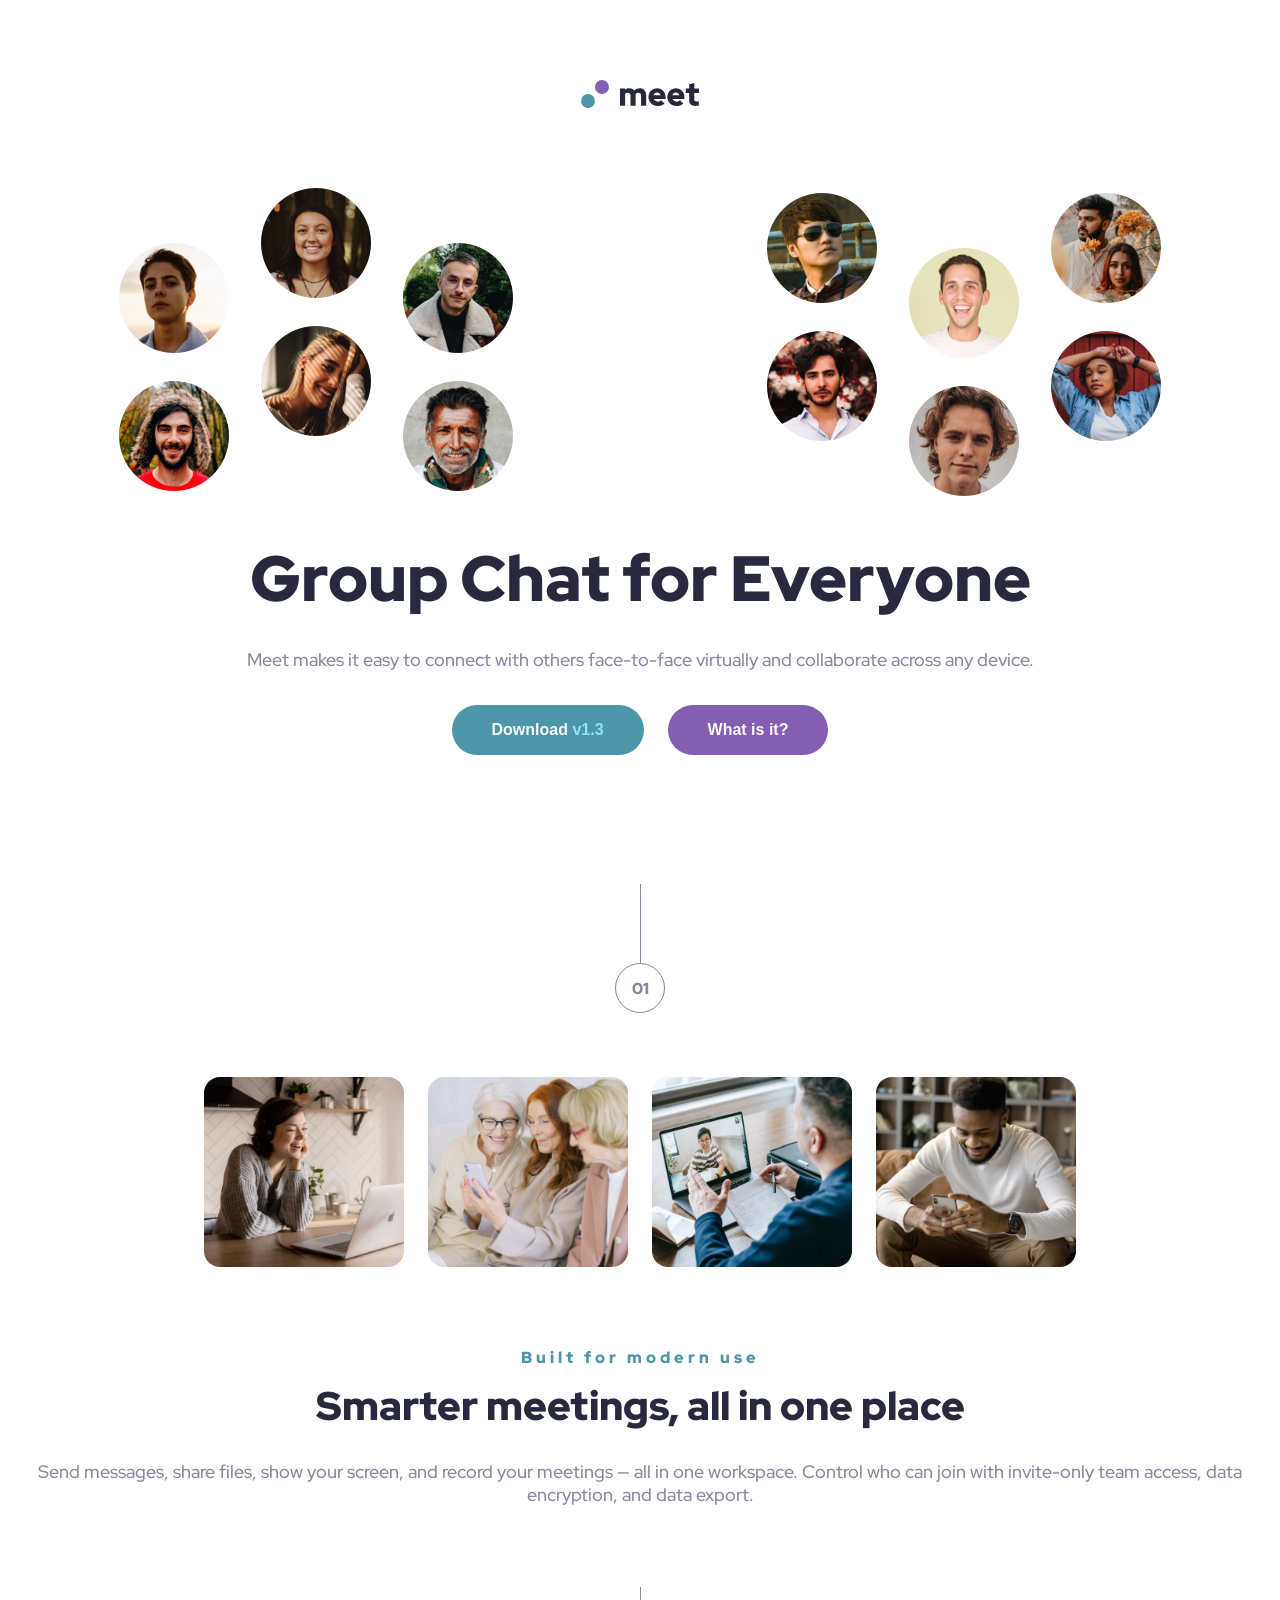
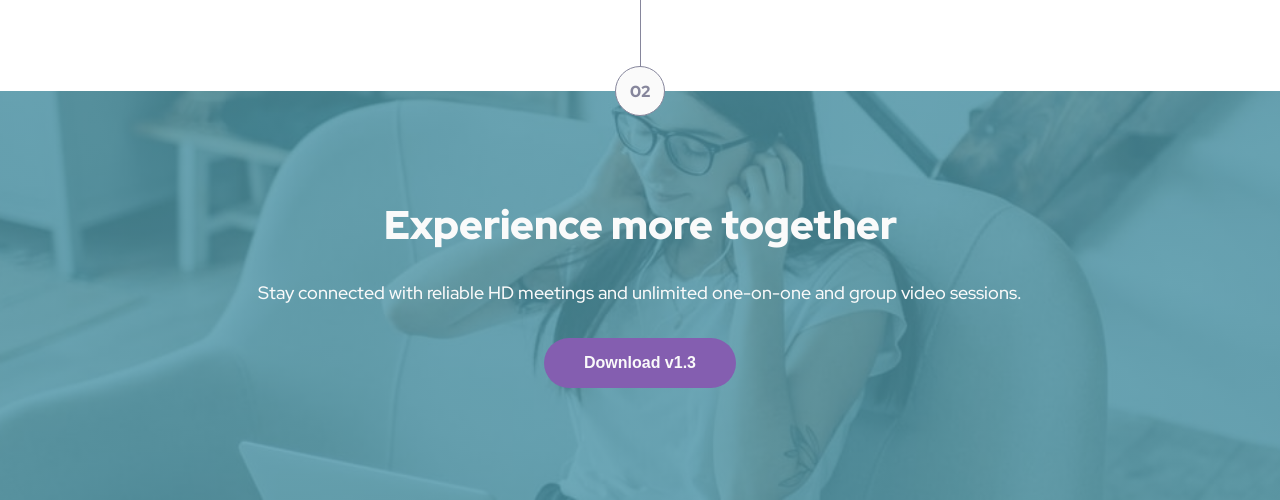
<file: index.html>
<!DOCTYPE html>
<html lang="en">

<head>
  <meta charset="UTF-8">
  <meta name="viewport" content="width=device-width, initial-scale=1.0">

  <link rel="icon" type="image/png" sizes="32x32" href="./assets/favicon-32x32.png">
  <link rel="stylesheet" href="style.css">

  <title>Frontend Mentor | Meet landing page</title>
</head>

<body>
  <header>
    <div class="container">
      <img src="starter-code/assets/logo.svg" alt="logo" class="logo">
      <div class="header-container">
        <div class="img-container"><img src="starter-code/assets/desktop/image-hero-left.png"
            alt="collection of portraits"></div>
        <div class="text-container flex">
          <h1 class="main-header">Group Chat for Everyone</h1>
          <p class="header-text">Meet makes it easy to connect with others face-to-face virtually and collaborate
            across any device.</p>
          <div class="btn-container">
            <button class="btn btn_main">Download <span>v1.3</span></button>
            <button class="btn btn_secondary">What is it?</button>
          </div>
        </div>
        <div class="img-container"><img src="starter-code/assets/desktop/image-hero-right.png"
            alt="collection of portraits"></div>
      </div>
  </header>
  <main>

    <div class="container">
      <div class="circle-design"><span></span>01</div>
    </div>
    <div class="img-carousel">
      <img src="starter-code/assets/desktop/image-woman-in-videocall.jpg" alt="Women in a videocall at a desk"
        class="img">
      <img src="starter-code/assets/desktop/image-women-videochatting.jpg" alt="three women in a Videochat" class="img">
      <img src="starter-code/assets/desktop/image-men-in-meeting.jpg" alt="Man in a meeting at a computer" class="img">
      <img src="starter-code/assets/desktop/image-man-texting.jpg" alt="Man texting on his mobilephone" class="img">
    </div>
    <div class="text-container">
      <p class="subheader">Built for modern use</p>
      <h2 class="header">Smarter meetings, all in one place</h2>
      <p class="text">
        Send messages, share files, show your screen, and record your meetings — all in one
        workspace. Control who can join with invite-only team access, data encryption, and data export.
      </p>
    </div>
    </div>
  </main>
  <footer>
    <div class="circle-design circle-design_bottom">02</div>
    <div class="footer-container">
      <h2 class="header header_white">Experience more together</h2>
      <p class="text text_white">Stay connected with reliable HD meetings and unlimited one-on-one and group video
        sessions.
      </p>
      <button class="btn btn_secondary btn_footer">Download v1.3</button>
    </div>
  </footer>
</body>

</html>
</file>
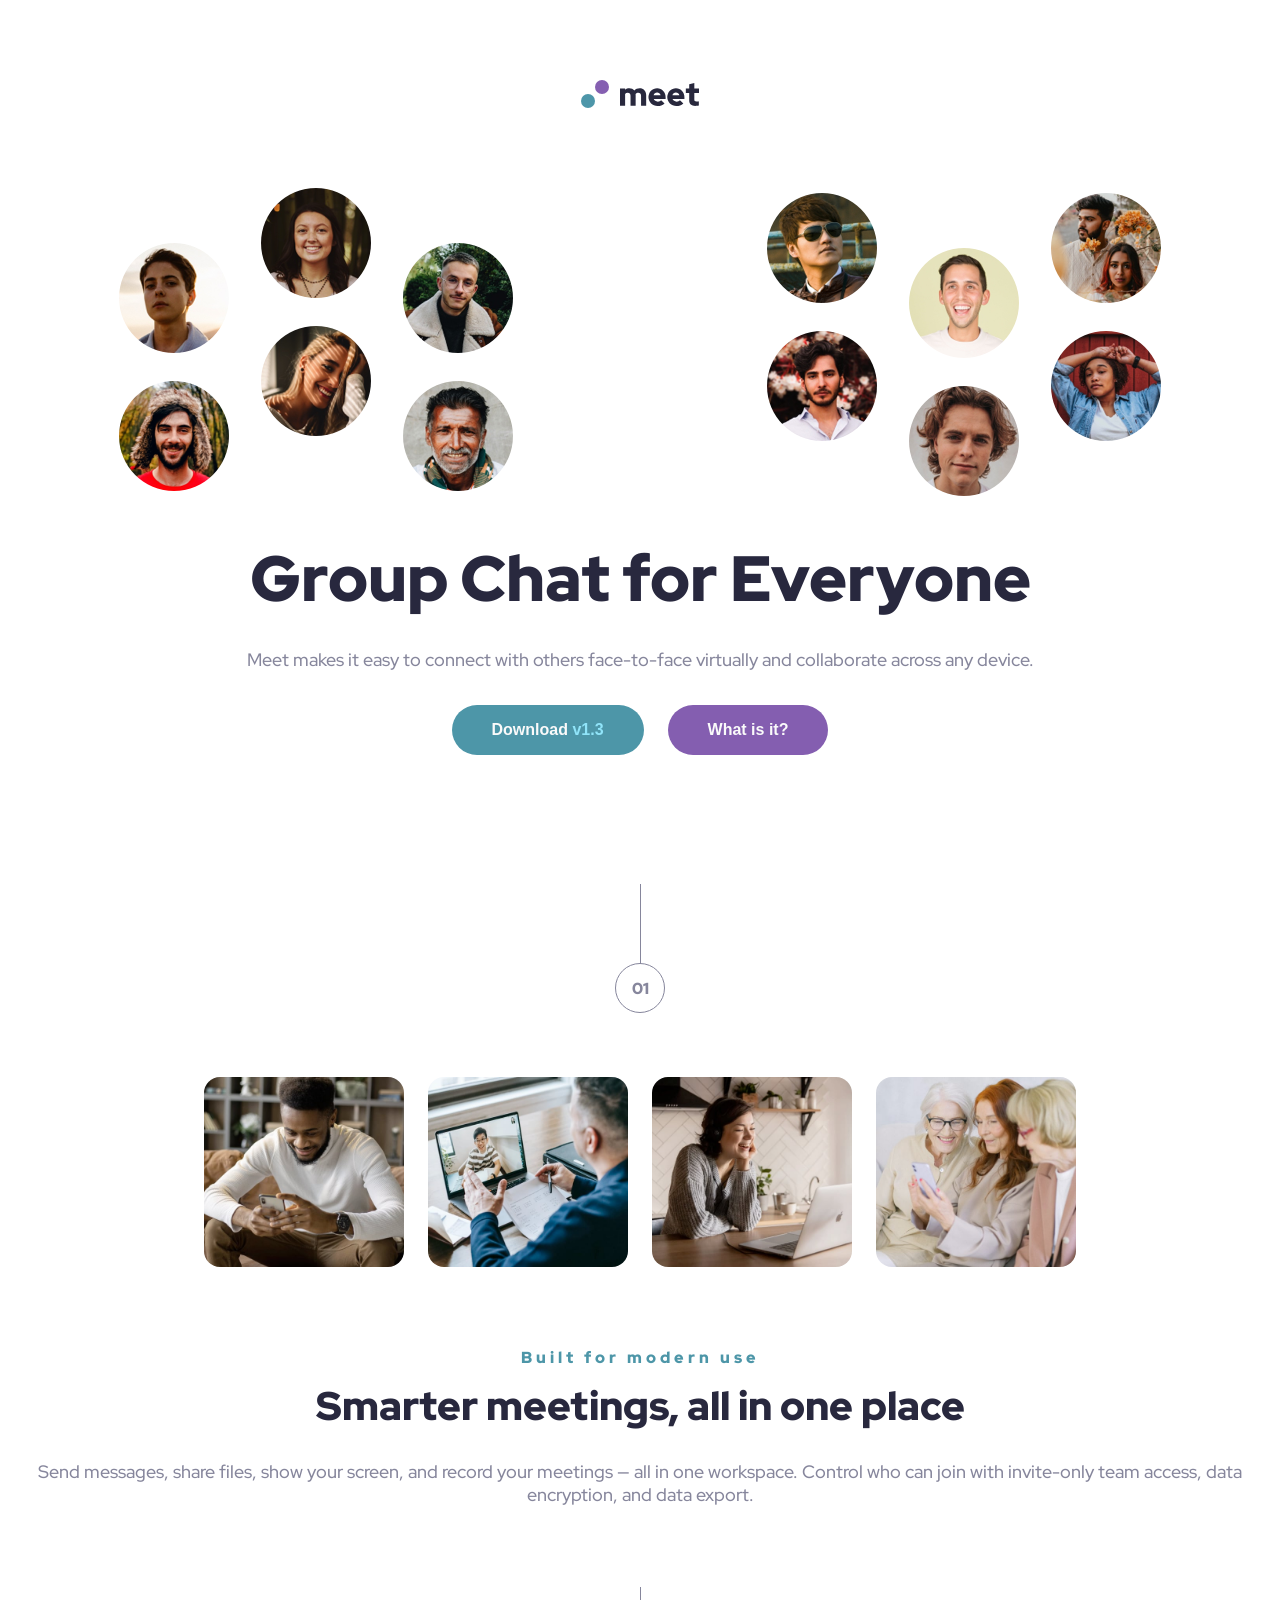
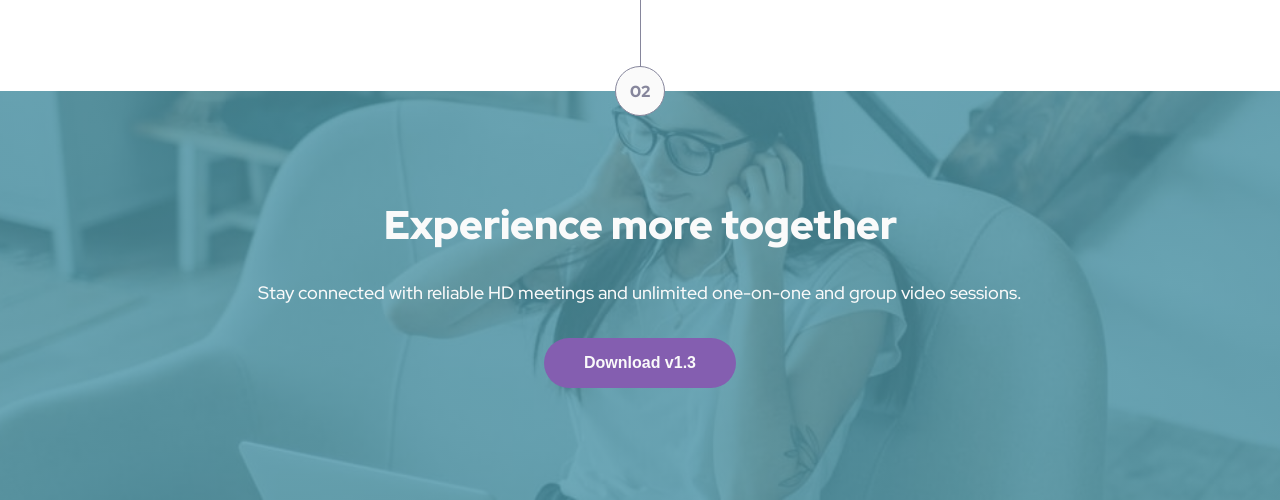
<file: starter-code/index.html>
<!DOCTYPE html>
<html lang="en">

<head>
  <meta charset="UTF-8">
  <meta name="viewport" content="width=device-width, initial-scale=1.0">

  <link rel="icon" type="image/png" sizes="32x32" href="./assets/favicon-32x32.png">
  <link rel="stylesheet" href="../style.css">

  <title>Frontend Mentor | Meet landing page</title>
</head>

<body>
  <header>
    <div class="container">
      <img src="./assets/logo.svg" alt="logo" class="logo">
      <div class="header-container">
        <div class="img-container"><img src="./assets/desktop/image-hero-left.png" alt="collection of portraits"></div>
        <div class="text-container flex">
          <h1 class="main-header">Group Chat for Everyone</h1>
          <p class="header-text">Meet makes it easy to connect with others face-to-face virtually and collaborate
            across any device.</p>
          <div class="btn-container">
            <button class="btn btn_main">Download <span>v1.3</span></button>
            <button class="btn btn_secondary">What is it?</button>
          </div>
        </div>
        <div class="img-container"><img src="./assets/desktop/image-hero-right.png" alt="collection of portraits"></div>
      </div>
  </header>
  <main>

    <div class="container">
      <div class="circle-design"><span></span>01</div>
    </div>
    <div class="img-carousel">
      <img src="./assets/desktop/image-man-texting.jpg" alt="Man texting on his mobilephone" class="img">
      <img src="./assets/desktop/image-men-in-meeting.jpg" alt="Man in a meeting at a computer" class="img">
      <img src="./assets/desktop/image-woman-in-videocall.jpg" alt="Women in a videocall at a desk" class="img">
      <img src="./assets/desktop/image-women-videochatting.jpg" alt="three women in a Videochat" class="img">
    </div>
    <div class="text-container">
      <p class="subheader">Built for modern use</p>
      <h2 class="header">Smarter meetings, all in one place</h2>
      <p class="text">
        Send messages, share files, show your screen, and record your meetings — all in one
        workspace. Control who can join with invite-only team access, data encryption, and data export.
      </p>
    </div>
    </div>
  </main>
  <footer>
    <div class="circle-design circle-design_bottom">02</div>
    <div class="footer-container">
      <h2 class="header header_white">Experience more together</h2>
      <p class="text text_white">Stay connected with reliable HD meetings and unlimited one-on-one and group video
        sessions.
      </p>
      <button class="btn btn_secondary btn_footer">Download v1.3</button>
    </div>
  </footer>
</body>

</html>
</file>
<file: style.css>
:root{
  /* Colors */
  /* Primary */
  --clr-cyan-600: hsl(192,37%, 48%);
  --clr-cyan-300: hsl(192,90%,77%);
  --clr-purple-600: hsl(268, 34%, 53%);
  --clr-purple-300: hsl(268,100%,86%);

  /* Neutrals */
  --clr-slate-900:hsl(240,21%,20%);
  --clr-slate-600:hsl(240,10%,57%);
  --clr-slate-300:hsl(240,18%,85%);
  --clr-white:hsl(0,0%,98%);

  /* Typography */
  --fs-preset-1:4rem;
  --lh-preset-1:110%;
  --fs-preset-2: 2.5rem;
  --fs-preset-3:1rem;
  --fs-preset-4:1.125rem;
  --fs-preset-5:1rem;
  --lh-preset-5:150%;

  /* Spacing */
  --sp-extrabig:7rem;
  --sp-big-900:5rem;
  --sp-big-800:4.5rem;
  --sp-big-700:4rem;
  --sp-big-600:3.5rem;
  --sp-big-500:2.5rem;
  --sp-medium-200:2rem;
  --sp-medium-100:1.5rem;
  --sp-small-300:1rem;
  --sp-small-200:.5rem;
  --sp-small-100:.25rem;
}

@font-face {
  font-family: "Red Hat Display";
  src: url("./starter-code/assets/fonts/Red_Hat_Display/RedHatDisplay-VariableFont_wght.ttf");
  font-weight:900, 800, 600, 500;
  font-style: normal;
}

*{
  margin: 0;
  padding: 0;
  box-sizing: border-box;
}
/* /////////////7// */
    /* General */
/* /////////////7// */

body{
  font-family: "Red Hat Display", serif;
}

.flex{
  display: flex;
  justify-content: center;
  flex-direction: column;
  align-items: center;
}

/* /////////////7// */
    /* Buttons */
/* /////////////7// */

.btn{
  border: 0;
  padding: 1rem 2.5rem;
  border-radius: 29px;  
  font-size: var(--fs-preset-5);
  font-weight: 900;
  color: var(--clr-white);
  cursor: pointer;
  
}

.btn_main{
  background-color: var(--clr-cyan-600);
}
.btn_main span{
  color: var(--clr-cyan-300);
}
.btn_secondary{
  background-color: var(--clr-purple-600);
  width:max-content; 
}
.btn_footer{
  width:max-content; 
}
.btn_main:hover, .btn_main:focus{
  background-color: #71C0D4;
}
.btn_secondary:hover, .btn_secondary:focus{
  background-color: #B18BDD;
}
/* /////////////7// */
    /* Container */
/* /////////////7// */

.container{
  margin-top: 5rem;
}
.header-container{
  display: flex;
  justify-items: center;  
  gap: var(--sp-big-900);
  justify-content: center;
  margin-bottom: var(--sp-big-700);
}
.btn-container{
  display: flex;
  gap: var(--sp-medium-100);
}
.text-container{
  padding: 1rem;
  text-align: center;  
  margin:auto;
  width:540px;
}
.random{
  margin-top: var(--sp-big-900);
}
.footer-container{
  display: grid;
  grid-template-columns:1fr 1fr 1fr;
  justify-items: center;
  align-items: center;
  gap: 2rem;
  padding:7rem 3rem;
  margin-inline: auto;
  background-image: linear-gradient(hsl(192,37%, 48%, .8), hsla(192, 37%, 48%, 0.8)),url(./starter-code/assets/desktop/image-footer.jpg) ;
  background-position: center;
  background-size: cover;
}


/* /////////////7// */
  /* Text styling */
/* /////////////7// */

.main-header{
  font-size: var(--fs-preset-1);
  font-weight: 900;
  line-height: var(--lh-preset-1);
  color: var(--clr-slate-900);
  margin-bottom: var(--sp-medium-200);
}
.header-text{
  font-size: var(--fs-preset-4);
  font-weight: 500;
  line-height: var(--lh-preset-5);
  color: var(--clr-slate-600);
  margin-bottom: var(--sp-medium-200);
}

.subheader{
  font-size: var(--fs-preset-3);
  color: var(--clr-cyan-600);
  font-weight: 900;
  margin-bottom: var(--sp-small-300);
  letter-spacing: 4px;
}
.header{
  font-size: var(--fs-preset-2);
  font-weight: 900;
  color:var(--clr-slate-900);
  line-height: var(--lh-preset-1);
  padding-inline: var(--sp-big-500);
  margin-bottom: var(--sp-medium-200);
}
.text{
  font-size: var(--fs-preset-4);
  font-weight: 500;
  color: var(--clr-slate-600);
  margin-bottom: var(--sp-big-800);
}

/* /////////////7// */
  /* Image styling */
/* /////////////7// */

.img-carousel{
  display: flex;
  justify-content: center;
  gap: 2rem;
  margin-bottom: var(--sp-big-700);
}
.img{
  max-width: 256px;
  display: inline-block;
  border-radius:16px;
}
.img-container:last-of-type{
  display: flex;
  align-items: flex-end;
}
.logo{
  margin-bottom: var(--sp-big-900);
  text-align: center;
  display: block;
  margin-inline: auto;
}
/* /////////////7// */
 /* Circle styling */
/* /////////////7// */

.circle-design{
  display: flex;
  justify-content: center;
  align-items: center;
  width: 50px;
  height: 50px;
  margin: auto;
  border: 1px solid var(--clr-slate-600);
  border-radius: 50%;
  font-size: var(--fs-preset-5);
  color: var(--clr-slate-600);
  font-weight: 900;
  margin-bottom: var(--sp-big-700);
  position: relative;
  margin-top: calc(7rem + 80px);
  
}
.circle-design::before{
  display: block;
  content: "";
  position: absolute;
  width: 1px;
  height: 80px;
  background-color: var(--clr-slate-600);  
  top:-80px;
}
.circle-design_bottom{
  margin-top: var(--sp-big-800);
  margin-bottom: -25px;
  background-color: var(--clr-white);
}

/* /////////////7// */
 /* Footer styling */
/* /////////////7// */

.header_white{
  color: var(--clr-white);
  margin-bottom: 0;
}
.text_white{
  color: var(--clr-white);
  margin-bottom: 0;
  padding-inline:var(--sp-medium-200); 
  font-size: var(--fs-preset-4);
  line-height: var(--lh-preset-5);
}
/* /////////////7// */
 /*  Media queris */
/* /////////////7// */

@media (max-width:89em){
    .header-container{
      display: grid;
      grid-template-columns: 1fr 1fr;
      margin-inline: auto;
      gap: 1rem;
    }
    .text-container{
      grid-area: 3 / 1 /span 3 / span 2;
      width: initial;
    }
    .img-carousel{
      gap:1.5rem;
    }
    .img{
      width:clamp(152px, 200px, 252px);
      max-height:clamp(152px, 200px, 252px);
    }
    .footer-container{
      grid-template-columns: 1fr;
      text-align: center;
    }
    .text_white{
      padding: 0 5rem;
    }
}

@media (max-width:48em){
  .container{
    margin-top: 3.5rem;
  }
  .header-container{
    grid-template-columns: 1fr 1fr;
    margin-inline: var(--sp-small-300);
    gap: var(--sp-small-100);
    row-gap: var(--sp-small-300);
    margin-bottom: 1rem;
   }
  .btn-container{
    flex-direction: column;
    align-items: center;
    gap: var(--sp-small-300);
  }
  .logo{
    margin-bottom: var(--sp-big-700);
  }
  .circle-design{
    margin-top: var(--sp-extrabig);
  }
  .text{
    padding-inline: 1rem;
  }
  .img-container img{
    max-width: 175px;
  }
  .text-container{
    grid-area: 3 / 1 /span 3 / span 2;
    width: initial;
  }
  .img-carousel{
    display: grid;
    grid-template-columns: 1fr 1fr;
    margin-inline: 2rem;
    gap: 1rem;
  }
  .img{
    max-width: 147.5px;
  }
  .footer-container{
    grid-template-columns: 1fr;
    text-align: center;
    background-image: linear-gradient(hsl(192,37%, 48%, .8), 
    hsla(192, 37%, 48%, 0.8)),url(./starter-code/assets/mobile/image-footer.jpg) ;

  }
}
</file>
